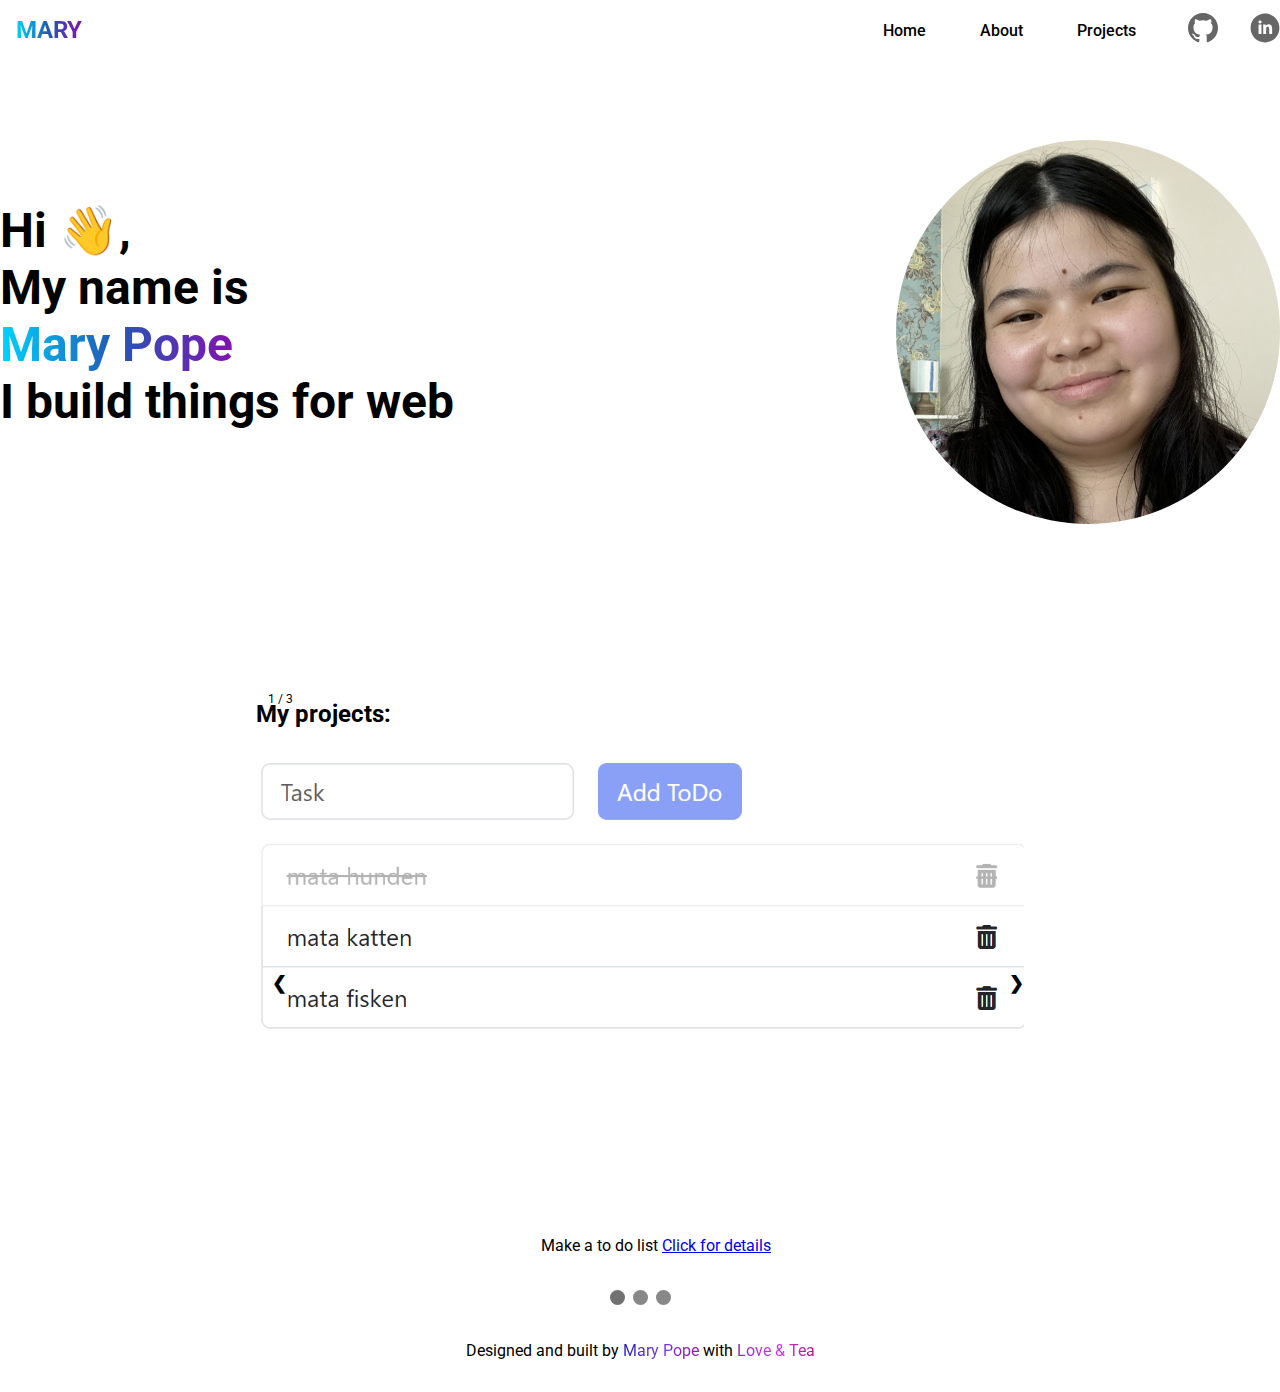
<file: index.html>
<!DOCTYPE html>
<html lang="en">

<head>
  <meta charset="UTF-8">
  <meta name="viewport" content="width=device-width, initial-scale=1.0">
  <link rel="preconnect" href="https://fonts.googleapis.com">
  <link rel="preconnect" href="https://fonts.gstatic.com" crossorigin>
  <link href="https://fonts.googleapis.com/css2?family=Roboto:ital,wght@0,100;0,300;0,400;0,500;0,700;0,900;1,100;1,300;1,400;1,500;1,700;1,900&display=swap" rel="stylesheet">
  <script src="./assets/js/menu.js" defer></script>
  <script src="./assets/js/slideshow.js" defer></script>
  <link rel="stylesheet" href="./assets/css/index.css">
  <title>Developer Portfolio Design</title>
</head>

<body>
  <header class="container-width">
    <nav class="nav">
      <div class="nav-img">
        <h2 class="name">MARY</h2>
      </div>

      <div class="desktop-menu">
        <ul class="nav-list">
          <li class="home nav-list-item">Home</li>
          <li class="about nav-list-item"><a href="./about.html">About</a></li>
          <li class="projects nav-list-item"><a href="./projects.html">Projects</a></li>
        </ul>
      </div>

      <div class="off-screen-menu">
        <ul>
          <li class="home nav-list-item">Home</li>
          <li class="about nav-list-item"><a href="./about.html">About</a></li>
          <li class="projects nav-list-item"><a href="./projects.html">Projects</a></li>
        </ul>
      </div>

      <div class="ham-menu">
        <span></span>
        <span></span>
        <span></span>
      </div>

      <div class="socials-icons">
        <a href="https://github.com/marypope19">
          <img src="./assets/img/icons/nav-icons/github.svg" class="github-icon" alt="Github icon">
        </a>
        <a href="https://www.linkedin.com/in/mary-pope-44902a327/">
          <img src="./assets/img/icons/nav-icons/linkedin.svg" class="linkedin-icon" alt="Linkedin icon">
        </a>
      </div>
    </nav>
  </header>

  <main class="container-width">
    <div class="home-main">
      <h1 class="main-h1">Hi &#128075;, <br> My name is <br> <span class="name">Mary Pope</span><br> I build things
        for web</h1>
      <img src="./assets/img/profile.jpg" class="profile-photo" alt="Profile photo">
    </div>

    <div class="slideshow-container">
      <h2>My projects: </h2>
      <div class="slides fade">
        <div class="number">1 / 3</div>
        <img src="./assets/img/projects/todolist.png" alt="To do list project">
        <p class="text">Make a to do list <a href="projects.html">Click for details</a></p>
      </div>

      <div class="slides fade">
        <div class="number">2 / 3</div>
        <img src="./assets/img/projects/quizapp.png" alt="Quiz app project">
        <p class="text">A quiz app <a href="projects.html">Click for details</a></p>
      </div>

      <div class="slides fade">
        <div class="number">3 / 3</div>
        <img src="./assets/img/projects/filmpage.png" alt="Film page project">
        <p class="text">A simple film page <a href="projects.html">Click for details</a></p>
      </div>

      <a class="prev" onclick="plusSlides(-1)">&#10094;</a>
      <a class="next" onclick="plusSlides(1)">&#10095;</a>
    </div>
    <br>

    <div class="dots">
      <span class="dot" onclick="currentSlide(1)"></span>
      <span class="dot" onclick="currentSlide(2)"></span>
      <span class="dot" onclick="currentSlide(3)"></span>
    </div>
  </main>

  <footer class="footer container-width">
    <p>Designed and built by <span class="footer-name">Mary Pope</span> with <span class="footer-text">Love &
        Tea</span></p>
  </footer>
</body>
</html>
</file>
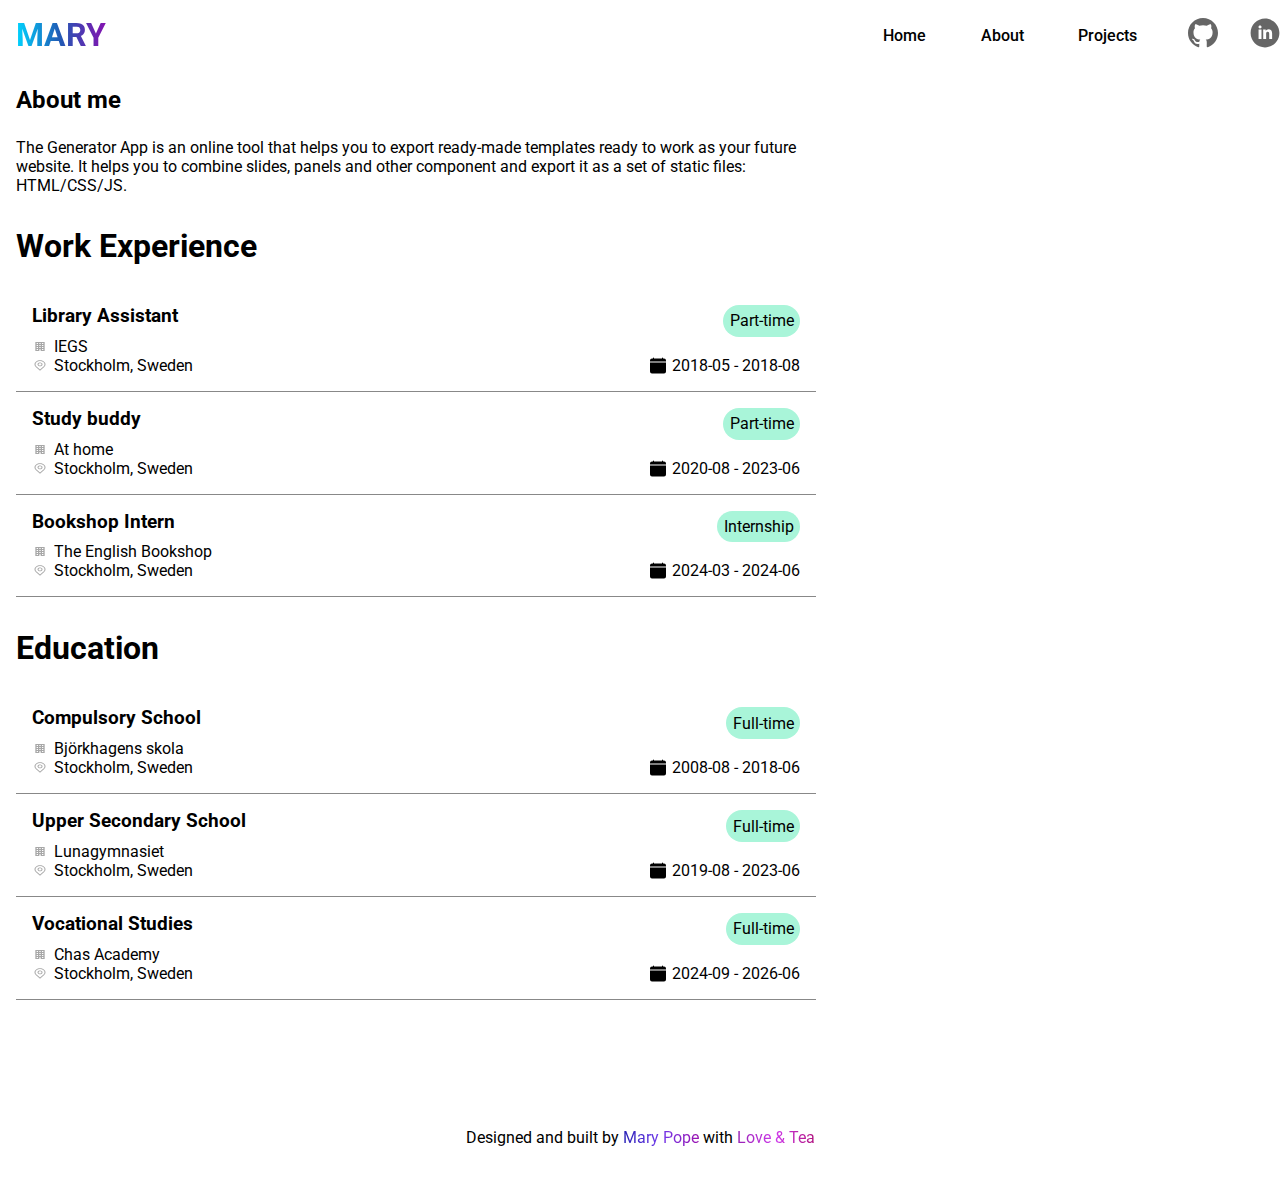
<file: about.html>
<!DOCTYPE html>
<html lang="en">

<head>
  <meta charset="UTF-8">
  <meta name="viewport" content="width=device-width, initial-scale=1.0">
  <link rel="preconnect" href="https://fonts.googleapis.com">
  <link rel="preconnect" href="https://fonts.gstatic.com" crossorigin>
  <link href="https://fonts.googleapis.com/css2?family=Roboto:ital,wght@0,100;0,300;0,400;0,500;0,700;0,900;1,100;1,300;1,400;1,500;1,700;1,900&display=swap" rel="stylesheet">
  <link rel="stylesheet" href="./assets/css/index.css">
  <script type="module" src="./assets/js/about.js"></script>
  <script src="./assets/js/menu.js" defer></script>
  <title>Developer Portfolio Design</title>
</head>

<body>
  <header class="container-width">
    <nav class="nav">
      <div class="nav-img">
        <h1 class="name">MARY</h1>
      </div>

      <div class="desktop-menu">
        <ul class="nav-list">
          <li class="home nav-list-item"><a href="./index.html">Home</a></li>
          <li class="about nav-list-item">About</li>
          <li class="projects nav-list-item"><a href="./projects.html">Projects</a></li>
        </ul>
      </div>

      <div class="off-screen-menu">
        <ul>
          <li class="home nav-list-item"><a href="./index.html">Home</a></li>
          <li class="about nav-list-item">About</li>
          <li class="projects nav-list-item"><a href="./projects.html">Projects</a></li>
        </ul>
      </div>
  
      <div class="ham-menu">
        <span></span>
        <span></span>
        <span></span>
      </div>

      <div class="socials-icons">
        <a href="https://github.com/marypope19">
          <img src="./assets/img/icons/nav-icons/github.svg" class="github-icon" alt="Github icon">
        </a>
        <a href="https://www.linkedin.com/in/mary-pope-44902a327/">
          <img src="./assets/img/icons/nav-icons/linkedin.svg" class="linkedin-icon" alt="Linkedin icon">
        </a>
      </div>
    </nav>
  </header>

  <main class="about-main container-width">
    <div class="container-narrow">
      <section class="page-section">
        <h1 class="h1-about h1-page">About me</h1>
        <p>The Generator App is an online tool that helps you to export ready-made
          templates ready to work as your future website. It helps you to combine slides,
          panels and other component and export it as a set of static files:
          HTML/CSS/JS.
        </p>
      </section>
      <section id="work-experience">
        <h1 class="h1-about">Work Experience</h1>
      </section>

      <section id="education">
        <h1 class="h1-about">Education</h1>
      </section>
    </div>
  </main>

  <footer class="footer container-width">
    <p>Designed and built by <span class="footer-name">Mary Pope</span> with <span class="footer-text">Love &
        Tea</span></p>
  </footer>
</body>
</html>
</file>
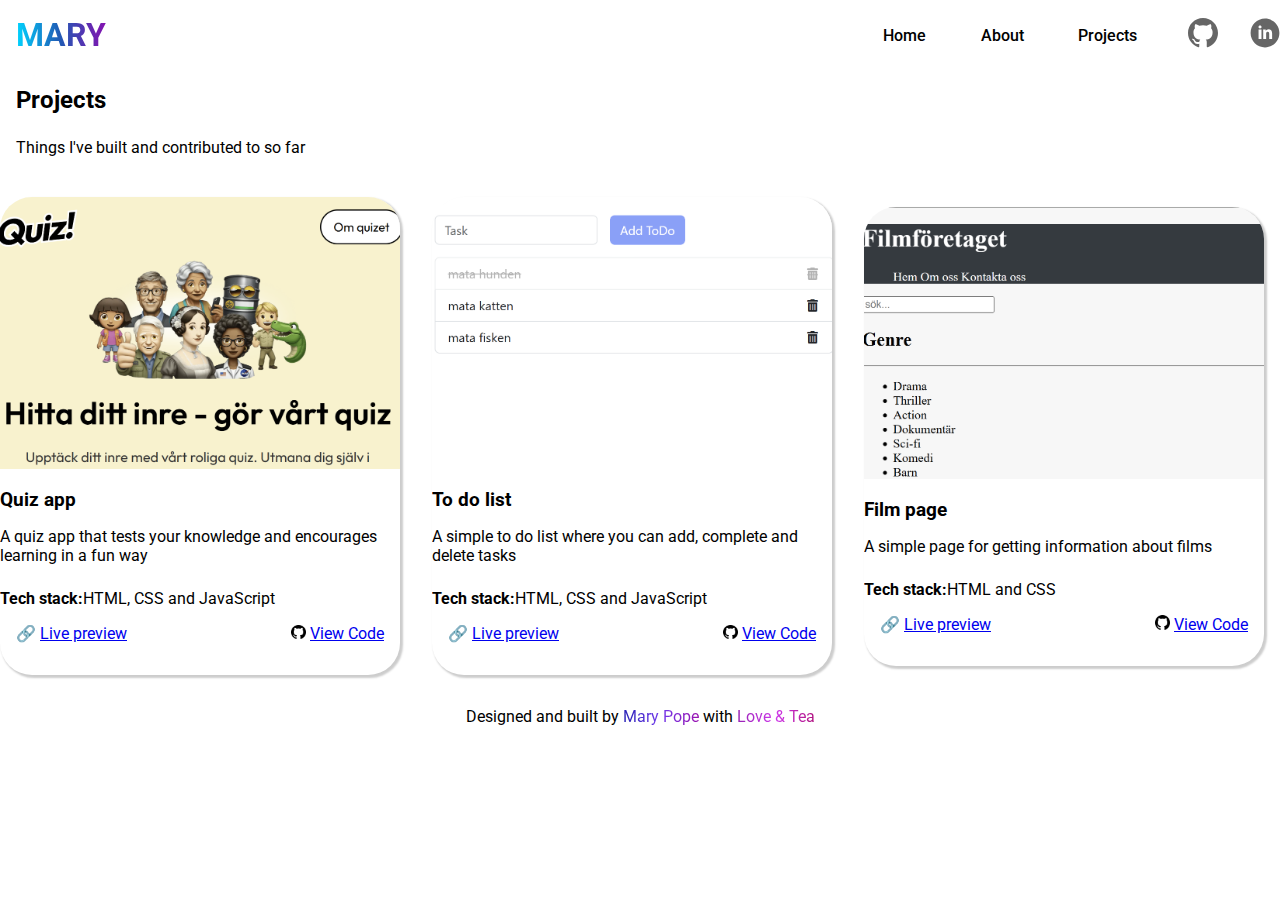
<file: projects.html>
<!DOCTYPE html>
<html lang="en">

<head>
  <meta charset="UTF-8">
  <meta name="viewport" content="width=device-width, initial-scale=1.0">
  <link rel="preconnect" href="https://fonts.googleapis.com">
  <link rel="preconnect" href="https://fonts.gstatic.com" crossorigin>
  <link href="https://fonts.googleapis.com/css2?family=Roboto:ital,wght@0,100;0,300;0,400;0,500;0,700;0,900;1,100;1,300;1,400;1,500;1,700;1,900&display=swap" rel="stylesheet">
  <link rel="stylesheet" href="./assets/css/index.css">
  <script src="./assets/js/menu.js" defer></script>
  <script type="module" src="./assets/js/projects.js"></script>
  <title>Developer Portfolio Design</title>
</head>

<body>
  <header class="container-width">
    <nav class="nav">
      <div class="nav-img">
        <h1 class="name">MARY</h1>
      </div>

      <div class="desktop-menu">
        <ul class="nav-list">
          <li class="home nav-list-item"><a href="./index.html">Home</a></li>
          <li class="about nav-list-item"><a href="./about.html">About</a></li>
          <li class="projects nav-list-item">Projects</li>
        </ul>
      </div>

      <div class="off-screen-menu">
        <ul>
          <li class="home nav-list-item"><a href="./index.html">Home</a></li>
          <li class="about nav-list-item"><a href="./about.html">About</a></li>
          <li class="projects nav-list-item">Projects</li>
        </ul>
      </div>
  
      <div class="ham-menu">
        <span></span>
        <span></span>
        <span></span>
      </div>

      <div class="socials-icons">
        <a href="https://github.com/marypope19">
          <img src="./assets/img/icons/nav-icons/github.svg" class="github-icon" alt="Github icon">
        </a>
        <a href="https://www.linkedin.com/in/mary-pope-44902a327/">
          <img src="./assets/img/icons/nav-icons/linkedin.svg" class="linkedin-icon" alt="Linkedin icon">
        </a>
      </div>
    </nav>
  </header>

  <main class="projects-main container-width">
    <section class="page-section project-section">
      <h1 class="h1-projects h1-page">Projects</h1>
      <p class="p-projects">Things I've built and contributed to so far</p>
    </section>

    <div id="cards-div">
    
    </div>
  </main>

  <footer class="footer container-width">
    <p>Designed and built by <span class="footer-name">Mary Pope</span> with <span class="footer-text">Love &
        Tea</span></p>
  </footer>
</body>
</html>
</file>
<file: assets/css/index.css>
@import url(base.css);

* {
  box-sizing: border-box;
  padding: 0;
  margin: 0;
}

body {
  font-family: "Roboto", Arial, Helvetica, sans-serif;
  height: 100vh;
}

.container-width {
  max-width: 80rem;
  margin: 0 auto;
}

/* Nav styling */
.desktop-menu {
  display: none;
}

nav a {
  color: var(--colorwhite);
  text-decoration: none;
}

nav a:visited {
  color: var(--colorwhite);
}

nav a:hover {
  color: var(--colorblue);
}

.nav-list-item {
  list-style: none;
}

/* off-screen-menu */
.off-screen-menu {
  background-color:  var(--colorgrey);
  height: 100vh;
  width: 100%;
  max-width: 450px;
  position: fixed;
  top: 0;
  right: -450px;
  display: flex;
  flex-direction: column;
  align-items: center;    
  justify-content: center;
  text-align: center;
  font-size: 3rem;
  transition: .3s ease;
  z-index: 1;
}

.off-screen-menu.active {
  right: 0;
}


/* ham menu */
.ham-menu {
  height: 50px;
  width: 40px;
  margin-left: auto;
  position: relative;
  z-index: 1;
}

.ham-menu span {
  height: 5px;
  width: 100%;
  background-color: var(--colorblack);
  border-radius: 25px;
  position: absolute;
  left: 50%;
  top: 50%;
  transform: translate(-50%, -50%);
  transition: .3s ease;
}

.ham-menu span:nth-child(1) {
  top: 25%;
}

.ham-menu span:nth-child(3) {
  top: 75%;
}

.ham-menu.active span {
  background-color: var(--colorwhite);
}

.ham-menu.active span:nth-child(1) {
  top: 50%;
  transform: translate(-50%, -50%) rotate(45deg);
}

.ham-menu.active span:nth-child(2) {
  opacity: 0;
}

.ham-menu.active span:nth-child(3) {
  top: 50%;
  transform: translate(-50%, -50%) rotate(-45deg);
}

.nav-img {
  display: flex;
  padding: 1rem;
}

.socials-icons {
  display: flex;
  justify-content: center;
  gap: 7rem;
  padding-top: 2rem;
}

/* footer styling */
.footer {
  padding: 2rem;
  display: flex;
  justify-content: center;
}

/* styling for all pages */
.page-section {
  padding: 1rem;
}

.h1-page {
  font-size: 1.5rem;
}

/* home page styling */
.profile-photo {
  border-radius: 50%;
  width: 30%;
}

.home-main {
  padding-top: 5rem;
  display: flex;
  flex-direction: column;
  align-items: center;
}

.main-h1 {
  padding-bottom: 2rem;
}

/* slideshow */
.slideshow-container {
  max-width: 500px;
  position: relative;
  margin: auto;
  padding: 1rem;
}

.slideshow-container img {
  width: 100%;
}

.slides {
  display: none;
}

.dots {
  text-align: center;
}

.prev, .next {
  cursor: pointer;
  position: absolute;
  top: 50%;
  width: auto;
  margin-top: -22px;
  padding: 1rem;
  color: var(--colorblack);
  font-weight: bold;
  font-size: 18px;
  transition: 0.6s ease;
  border-radius: 0 3px 3px 0;
  user-select: none;
}

.next {
  right: 0;
  border-radius: 3px 0 0 3px;
}

.prev:hover, .next:hover {
  background-color: rgba(0, 0, 0, 0.8);
}

.text {
  color: var(--colorblack);
  font-size: 1rem;
  padding: 0.5rem 12px;
  position: absolute;
  bottom: 0.5rem;
  width: 100%;
  text-align: center;
}

.number {
  color: var(--colorblack);
  font-size: 12px;
  padding: 0.5rem 12px;
  position: absolute;
  top: 0;
}

.dot {
  cursor: pointer;
  height: 10px;
  width: 10px;
  margin: 0 2px;
  background-color: var(--colorgrey);
  border-radius: 50%;
  display: inline-block;
  transition: background-color 0.6s ease;
}

.active, .dot:hover {
  background-color: var(--colordarkGrey);
}

/* Fading animation */
.fade {
  animation-name: fade;
  animation-duration: 1.5s;
}

@keyframes fade {
  from {opacity: .4}
  to {opacity: 1}
}

/* about page styling */
.h1-about {
  padding-bottom: 1.5rem;
}

#work-experience, #education, .edu-article {
  padding: 1rem;
}

.edu-article {
  border-bottom: 1px solid var(--colorgrey);
}

.work-ex-article {
  display: flex;
  flex-direction: column;
  padding: 1rem;
  border-bottom: 1px solid var(--colorgrey);
}

.office, .location, .calendar {
  display: flex;
}

.work, .edu-title, .loc-cal, .off-cal {
  display: flex;
  justify-content: space-between;
}

.workload {
  background-color: var(--colorgreen);
  padding: 0.4rem;
  border-radius: 1rem;
}

.icon {
  padding-right: 0.4rem;
}

/* projects page styling */
.h1-projects, .p-projects {
  padding-bottom: 1.5rem;
}

#cards-div {
  display: flex;
  flex-direction: column;
  align-items: center;
  gap: 2rem;
}

.card {
  width: 500px;
  border-radius: 2rem;
  overflow: hidden;
  padding-bottom: 1rem;
  box-shadow: 2px 2px 2px 1px rgb(0 0 0 / 20%);
}

.img-card {
  width: 500px;
}

.h3-projects {
  padding: 1rem 0;
}

.bold-text {
  font-weight: 700;
}

.card-links {
  display: flex;
  justify-content: space-between;
  padding: 1rem;
}

.link-underline {
  text-decoration: underline;
}

.card-github-icon {
  width: 15px;
}

.link-icon {
  display: inline;
}

/* gradient text all pages */
.name {
  background: rgb(0,212,255);
  background: linear-gradient(90deg, rgba(0,212,255,1) 0%, rgba(33,89,180,1) 49%, rgba(132,18,176,1) 100%);
  background-clip: text;
  -webkit-text-fill-color: transparent;
}

.footer-name {
  background: rgb(38,33,180);
  background: linear-gradient(90deg, rgba(38,33,180,1) 0%, rgba(113,57,235,1) 49%, rgba(153,18,176,1) 100%);
  background-clip: text;
  -webkit-text-fill-color: transparent;
}

.footer-text {
  background: rgb(151,33,180);
  background: linear-gradient(90deg, rgba(151,33,180,1) 0%, rgba(206,57,235,1) 49%, rgba(176,18,127,1) 100%);
  background-clip: text;
  -webkit-text-fill-color: transparent;
}

.email-address {
  background: rgb(33,63,180);
  background: linear-gradient(90deg, rgba(33,63,180,1) 0%, rgba(149,57,235,1) 49%, rgba(176,18,167,1) 100%);
  background-clip: text;
  -webkit-text-fill-color: transparent;
}

@media(min-width: 600px) {
  /* nav styling */
  .ham-menu span {
    display: none;
  }

  .desktop-menu {
    display: flex;
    width: 100%;
    justify-content: flex-end;
  }

  nav a {
    color: var(--colorblack);
    text-decoration: none;
  }
  nav a:visited {
    color: var(--colorblack);
  }

  nav a:hover {
    color: var(--colorblue);
  }
  
  .nav {
    display: flex;
    align-items: center;
  }
  
  .nav-list {
    display: flex;
    align-self: center;
    justify-content: flex-end;
    gap: 3rem;
  }

  .nav-list-item {
    list-style: none;
    font-weight: 500;
    padding: 0.2rem;
  } 

  .socials-icons {
    gap: 2rem;
    padding: 0 0 0 1rem;
  }

  /* home page styling */
  .home-main {
    flex-direction: row;
    justify-content: space-between;
    padding-bottom: 10rem;
  }
  
  .main-h1 {
    font-size: 3rem;
  }

  /* slideshow styling */
  .slideshow-container {
    max-width: 800px;
  }

  .dot {
    height: 15px;
    width: 15px;
  }

  /* about page styling */
  .about-main {
    padding-bottom: 5rem;
  }

  .container-narrow {
    max-width: 52rem;
  }

  /* projects page styling */
  #cards-div {
    flex-direction: row;
    flex-wrap: wrap;
  }

  .card, .img-card {
    width: 400px;
  }
}

/* Mobile only */
@media(max-width: 599px) {
  nav {
    display: flex;
    flex-wrap: wrap;
    padding: 1rem;
  }

  .socials-icons {
    flex-basis: 100%;
  }
}
</file>
